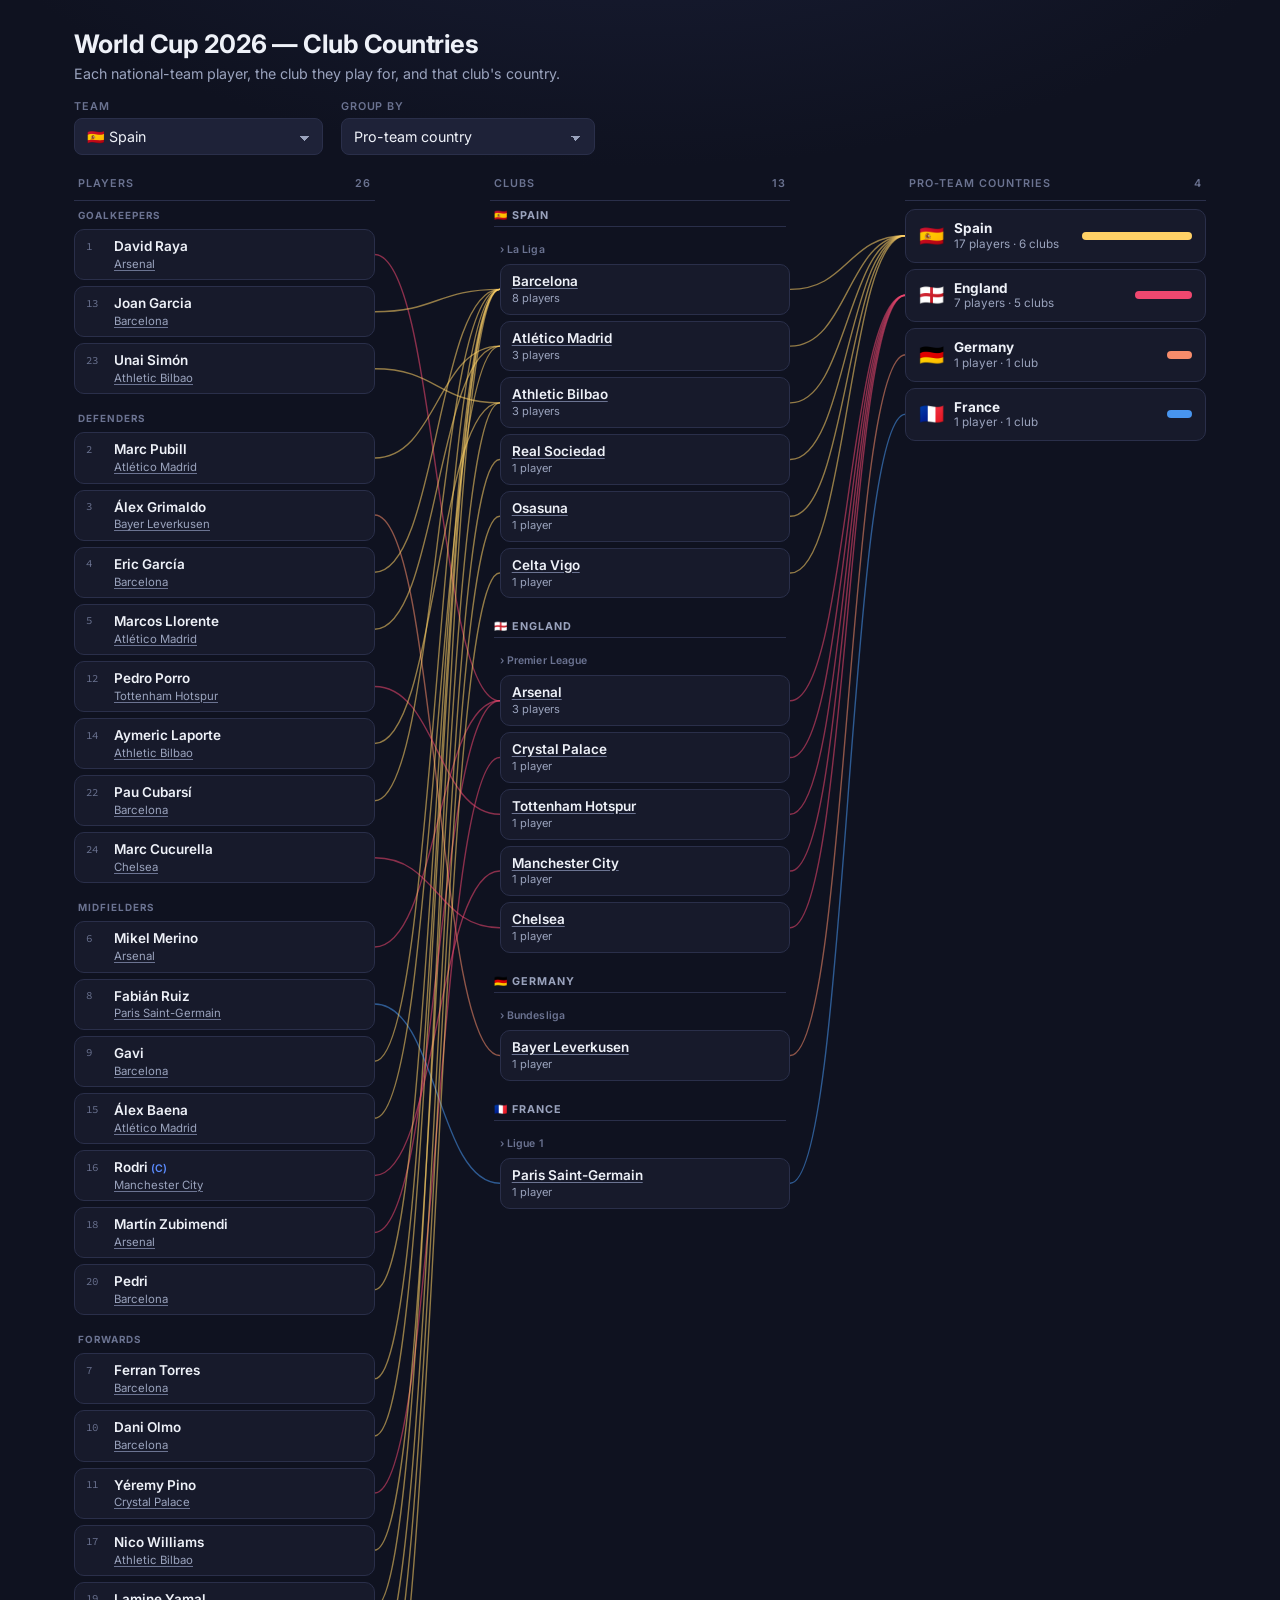
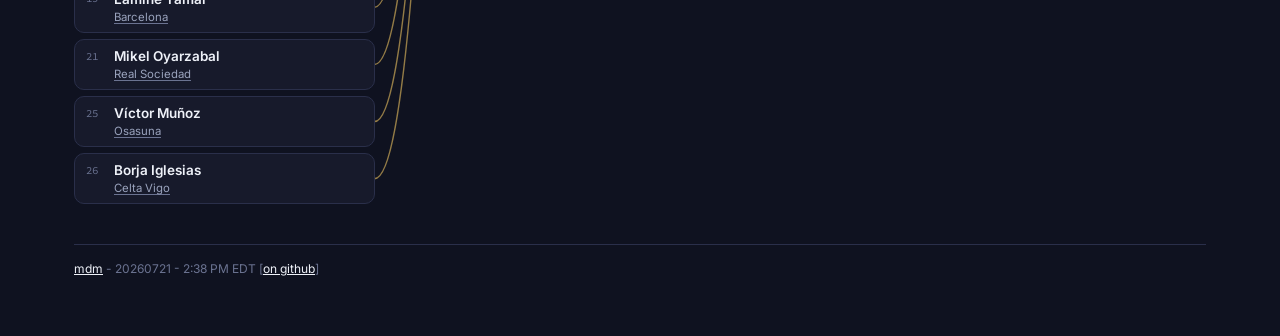
<file: index.html>
<!DOCTYPE html>
<html lang="en">
<head>
  <meta charset="utf-8" />
  <meta name="viewport" content="width=device-width,initial-scale=1" />
  <title>World Cup 2026 — Who Do They Play For?</title>
  <link rel="preconnect" href="https://fonts.googleapis.com">
  <link href="https://fonts.googleapis.com/css2?family=Inter:wght@400;500;600;700&family=Source+Code+Pro:wght@400;600&display=swap" rel="stylesheet">
  <link rel="stylesheet" href="styles.css">
</head>
<body>
  <div class="wrap" id="wrap">
    <header class="page-head">
      <h1 class="page-title"><a href="/">World Cup 2026 — Club Countries</a></h1>
      <p class="subtitle">Each national-team player, the club they play for, and that club's country.</p>

      <div class="controls">
        <label class="control">
          <span class="control-label">Team</span>
          <select id="teamSelect" class="team-select"></select>
        </label>
        <label class="control">
          <span class="control-label">Group by</span>
          <select id="groupSelect" class="group-select">
            <option value="proCountry" selected>Pro-team country</option>
            <option value="birthCountry" disabled>Country of birth (coming soon)</option>
          </select>
        </label>
      </div>
    </header>

    <div id="notice" class="notice" hidden></div>
    <div id="clubHeader" class="club-header" hidden></div>

    <svg id="overlay">
      <g id="paths"></g>
    </svg>

    <main id="board" class="board">
      <section class="column column-players" aria-label="Players">
        <div class="column-head">Players <span class="col-count" id="countPlayers"></span></div>
        <div class="column-body" id="colPlayers"></div>
      </section>
      <section class="column column-clubs" aria-label="Clubs">
        <div class="column-head">Clubs <span class="col-count" id="countClubs"></span></div>
        <div class="column-body" id="colClubs"></div>
      </section>
      <section class="column column-countries" aria-label="Pro-team countries">
        <div class="column-head" id="headCountries">Pro-team countries <span class="col-count" id="countCountries"></span></div>
        <div class="column-body" id="colCountries"></div>
      </section>
    </main>

    <footer class="page-foot">
      <div id="dynamic-footer"></div>
    </footer>
  </div>

  <script src="app.js"></script>
</body>
</html>
</file>
<file: styles.css>
:root {
  --bg: #0f1220;
  --panel: #171a2b;
  --panel-2: #1e2238;
  --ink: #eef1f8;
  --ink-dim: #9aa3bd;
  --ink-faint: #6b7391;
  --border: #2a2f4a;
  --accent: #5b8cff;
  --line: #3a4368;
  --line-dim: #262c45;
  --radius: 10px;
  --col-gap: clamp(48px, 9vw, 130px);
  font-size: 15px;
}

* { box-sizing: border-box; }

body {
  margin: 0;
  background: radial-gradient(1200px 600px at 50% -10%, #1a1f38 0%, var(--bg) 60%);
  color: var(--ink);
  font-family: "Inter", system-ui, -apple-system, Segoe UI, Roboto, sans-serif;
  -webkit-font-smoothing: antialiased;
}

.wrap {
  position: relative;
  max-width: 1180px;
  margin: 0 auto;
  padding: 28px 24px 60px;
}

/* ---------- header ---------- */
.page-head { margin-bottom: 22px; }
.page-title { margin: 0; font-size: 1.7rem; font-weight: 700; letter-spacing: -0.02em; }
.page-title a { color: var(--ink); text-decoration: none; }
.subtitle { margin: 6px 0 0; color: var(--ink-dim); font-size: 0.95rem; }

.controls { display: flex; gap: 18px; flex-wrap: wrap; margin-top: 18px; }
.control { display: flex; flex-direction: column; gap: 5px; }
.control-label {
  font-size: 0.72rem; text-transform: uppercase; letter-spacing: 0.08em;
  color: var(--ink-faint); font-weight: 600;
}
.team-select, .group-select {
  appearance: none;
  background: var(--panel-2);
  color: var(--ink);
  border: 1px solid var(--border);
  border-radius: 8px;
  padding: 9px 34px 9px 12px;
  font: inherit; font-size: 0.95rem;
  cursor: pointer;
  background-image: linear-gradient(45deg, transparent 50%, var(--ink-dim) 50%),
                    linear-gradient(135deg, var(--ink-dim) 50%, transparent 50%);
  background-position: calc(100% - 18px) 55%, calc(100% - 13px) 55%;
  background-size: 5px 5px, 5px 5px;
  background-repeat: no-repeat;
  min-width: 220px;
}
.team-select:focus, .group-select:focus { outline: 2px solid var(--accent); outline-offset: 1px; }
.team-select option:disabled, .group-select option:disabled { color: var(--ink-faint); }

.notice {
  margin: 0 0 16px; padding: 10px 14px;
  background: #2a1f1f; border: 1px solid #5a3a3a; color: #ffd7c9;
  border-radius: 8px; font-size: 0.85rem;
}

/* underlined club name -> opens the cross-team club view */
.club-link {
  text-decoration: underline;
  text-decoration-color: var(--ink-faint);
  text-underline-offset: 2px;
  cursor: pointer;
}
.club-link:hover { text-decoration-color: var(--accent); color: #fff; }

/* club-view header bar */
.club-header {
  display: flex; align-items: center; gap: 12px; flex-wrap: wrap;
  margin: 0 0 18px; padding: 12px 16px;
  background: var(--panel-2); border: 1px solid var(--border); border-radius: 10px;
}
/* the display:flex above would otherwise defeat the [hidden] attribute */
.club-header[hidden] { display: none; }
.club-header .ch-flag { font-size: 1.6rem; line-height: 1; }
.club-header .ch-title { font-size: 1.15rem; font-weight: 700; }
.club-header .ch-meta { color: var(--ink-dim); font-size: 0.9rem; }
.close-btn {
  margin-left: auto;
  display: flex; align-items: center; justify-content: center;
  width: 26px; height: 26px; flex: none;
  background: transparent; color: var(--ink-dim);
  border: 1px solid var(--border); border-radius: 50%;
  font-size: 1.05rem; line-height: 1; cursor: pointer;
}
.close-btn:hover { border-color: var(--accent); color: var(--ink); }

/* club view collapses the middle column: players | national teams */
.board.club-mode { grid-template-columns: 1fr 1fr; }
.board.club-mode .column-clubs { display: none; }

/* national-team node in the club view: clickable -> that team's squad */
.node.navigable .c-name {
  text-decoration: underline; text-decoration-color: var(--ink-faint); text-underline-offset: 2px;
}
.node.navigable:hover .c-name { text-decoration-color: var(--accent); }

/* ---------- board ---------- */
.board {
  position: relative;
  z-index: 2;
  display: grid;
  grid-template-columns: 1fr 1fr 1fr;
  gap: var(--col-gap);
  align-items: start;
}

.column-head {
  font-size: 0.72rem; text-transform: uppercase; letter-spacing: 0.09em;
  color: var(--ink-faint); font-weight: 600;
  padding: 0 4px 10px; margin-bottom: 8px;
  border-bottom: 1px solid var(--border);
  display: flex; justify-content: space-between; align-items: baseline;
}
.col-count { color: var(--ink-faint); font-weight: 600; }
.column-body { display: flex; flex-direction: column; gap: 6px; }

/* section labels (position groups / country groups) */
.group-label {
  font-size: 0.66rem; text-transform: uppercase; letter-spacing: 0.1em;
  color: var(--ink-faint); font-weight: 700;
  margin: 12px 4px 2px;
}
.group-label:first-child { margin-top: 0; }

/* country › league › club hierarchy in the clubs column */
.country-group {
  color: var(--ink-dim); font-size: 0.72rem;
  border-bottom: 1px solid var(--border); padding-bottom: 4px; margin-top: 16px;
}
.league-group {
  text-transform: none; letter-spacing: 0.01em; font-weight: 600;
  font-size: 0.7rem; color: var(--ink-faint); margin: 8px 4px 2px 10px;
}
.league-group::before { content: "› "; }
.column-clubs .club { margin-left: 10px; }

/* nodes */
.node {
  position: relative;
  background: var(--panel);
  border: 1px solid var(--border);
  border-radius: var(--radius);
  padding: 8px 11px;
  font-size: 0.9rem;
  line-height: 1.25;
  transition: background 0.12s, border-color 0.12s, transform 0.12s, box-shadow 0.12s;
  cursor: pointer;
}
.node:hover { border-color: var(--accent); }

/* a clicked node whose selection is pinned */
.node.is-locked {
  border-color: var(--node-color, var(--accent));
  box-shadow: 0 0 0 2px var(--node-color, var(--accent));
}
.node.is-locked::after {
  content: "📌"; position: absolute; top: -9px; right: -7px; font-size: 0.8rem;
}

/* player node */
.player .p-top { display: flex; align-items: center; gap: 8px; }
.player .p-num {
  font-family: "Source Code Pro", monospace; font-size: 0.72rem;
  color: var(--ink-faint); min-width: 20px;
}
.player .p-name { font-weight: 600; }
.player .p-cap { color: var(--accent); font-size: 0.7rem; margin-left: 3px; }
.player .p-club { color: var(--ink-dim); font-size: 0.76rem; margin-top: 2px; padding-left: 28px; }

/* club node */
.club .c-name { font-weight: 600; }
.club .c-meta { color: var(--ink-dim); font-size: 0.74rem; margin-top: 2px; }

/* country node */
.country {
  display: flex; align-items: center; gap: 10px;
  padding: 10px 13px;
}
.country .flag { font-size: 1.35rem; line-height: 1; }
.country .c-info { display: flex; flex-direction: column; }
.country .c-name { font-weight: 700; }
.country .c-count { color: var(--ink-dim); font-size: 0.78rem; }
.country .c-bar {
  margin-left: auto; height: 8px; border-radius: 4px;
  min-width: 8px;
}

/* dim / highlight states driven by JS */
.board.has-focus .node:not(.is-active) { opacity: 0.28; }
.node.is-active { border-color: var(--node-color, var(--accent)); box-shadow: 0 0 0 1px var(--node-color, var(--accent)); }

/* ---------- svg overlay ---------- */
#overlay {
  position: absolute;
  inset: 0;
  width: 100%;
  height: 100%;
  z-index: 1;
  pointer-events: none;
  overflow: visible;
}
.connector {
  fill: none;
  stroke-width: 1.4;
  stroke-linecap: round;
  opacity: 0.55;
  transition: opacity 0.12s, stroke-width 0.12s;
}
#overlay.has-focus .connector:not(.is-active) { opacity: 0.07; }
.connector.is-active { opacity: 1; stroke-width: 2.4; }

/* ---------- footer ---------- */
.page-foot {
  margin-top: 40px; padding-top: 16px; border-top: 1px solid var(--border);
  color: var(--ink-faint); font-size: 0.8rem;
}
.page-foot a { color: var(--ink); text-decoration: underline; }
.page-foot a:hover { color: #fff; }

.empty-state {
  grid-column: 1 / -1;
  text-align: center; color: var(--ink-dim);
  padding: 60px 20px; font-size: 0.95rem;
}

@media (max-width: 720px) {
  :root { --col-gap: 40px; }
  .board { font-size: 0.85rem; }
}
</file>
